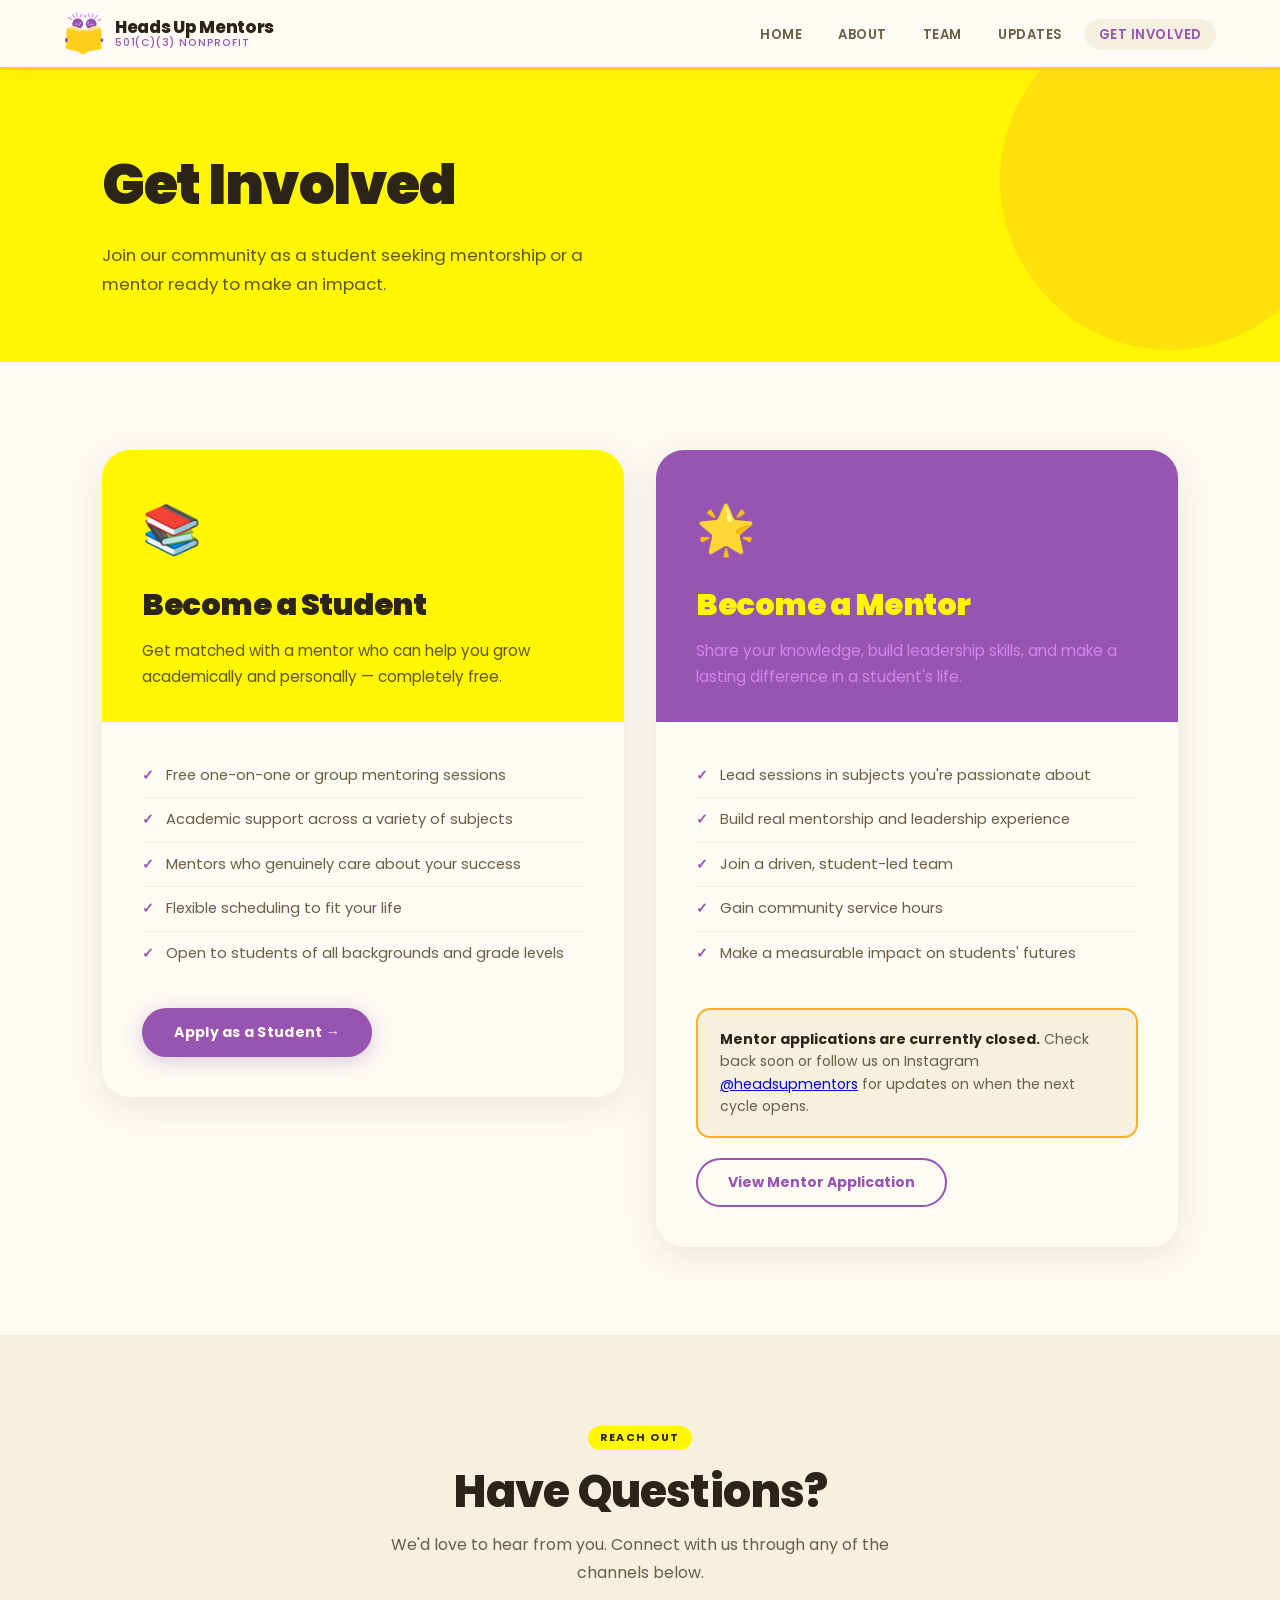
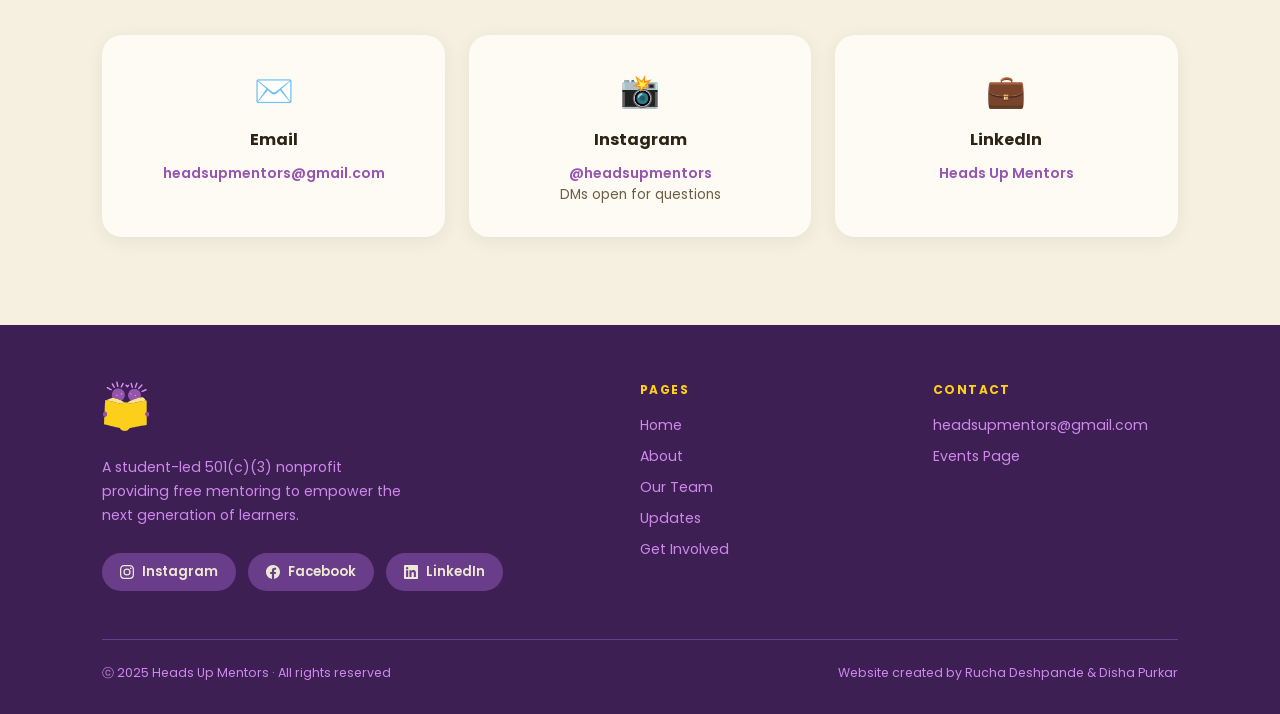
<file: get-involved.html>
<!DOCTYPE html>
<html lang="en">
<head>
  <meta charset="UTF-8" />
  <meta name="viewport" content="width=device-width, initial-scale=1.0" />
  <title>Get Involved — Heads Up Mentors</title>
  <link rel="icon" type="image/svg+xml" href="assets/logo.svg" />
  <link href="https://fonts.googleapis.com/css2?family=Poppins:wght@300;400;500;600;700;800;900&display=swap" rel="stylesheet" />
  <link rel="stylesheet" href="style.css" />
  <style>
    #options {
      background: var(--cream);
      display: grid;
      grid-template-columns: 1fr 1fr;
      gap: 32px; align-items: start;
    }

    .involve-card {
      border-radius: 28px;
      overflow: hidden;
      box-shadow: 0 8px 36px rgba(44,36,22,0.1);
      transition: transform 0.25s;
    }

    .involve-card:hover { transform: translateY(-5px); }

    .involve-card-header {
      padding: 44px 40px 32px;
    }

    .student-header { background: var(--yellow); }
    .mentor-header  { background: var(--purple); }

    .involve-card-header .card-icon {
      font-size: 3rem; margin-bottom: 16px; display: block;
    }

    .involve-card-header h2 {
      font-size: 1.9rem; font-weight: 900;
      letter-spacing: -0.5px; margin-bottom: 10px;
    }

    .student-header h2 { color: var(--text); }
    .mentor-header h2  { color: var(--yellow); }

    .involve-card-header p {
      font-size: 0.95rem; line-height: 1.7;
    }

    .student-header p { color: var(--text); opacity: 0.75; }
    .mentor-header p  { color: var(--lavender); }

    .involve-card-body {
      padding: 32px 40px 40px;
      background: var(--cream);
    }

    .involve-list {
      list-style: none; margin-bottom: 32px;
    }

    .involve-list li {
      display: flex; align-items: flex-start; gap: 12px;
      font-size: 0.92rem; color: var(--mid);
      line-height: 1.6; padding: 10px 0;
      border-bottom: 1px solid var(--cream2);
    }

    .involve-list li:last-child { border-bottom: none; }

    .involve-list li::before {
      content: '✓';
      font-weight: 800; font-size: 0.85rem;
      color: var(--purple);
      flex-shrink: 0; margin-top: 1px;
    }

    /* closed form notice */
    .closed-notice {
      background: var(--cream2);
      border: 2px solid var(--amber);
      border-radius: 14px;
      padding: 18px 22px;
      font-size: 0.88rem; color: var(--mid);
      line-height: 1.6; margin-bottom: 20px;
    }

    .closed-notice strong { color: var(--text); }

    /* contact section */
    #contact-section {
      background: var(--cream2);
      text-align: center;
    }

    .contact-grid {
      display: grid; grid-template-columns: repeat(3, 1fr);
      gap: 24px; margin-top: 48px;
    }

    .contact-card {
      background: var(--cream);
      border-radius: 20px; padding: 32px 24px;
      box-shadow: 0 4px 18px rgba(44,36,22,0.07);
    }

    .contact-card .icon { font-size: 2rem; margin-bottom: 12px; }
    .contact-card h3 { font-size: 1rem; font-weight: 700; margin-bottom: 8px; color: var(--text); }
    .contact-card a {
      font-size: 0.88rem; color: var(--purple); text-decoration: none; font-weight: 600;
    }
    .contact-card a:hover { text-decoration: underline; }
    .contact-card p { font-size: 0.85rem; color: var(--mid); }

    @media (max-width: 860px) {
      #options { grid-template-columns: 1fr; }
      .contact-grid { grid-template-columns: 1fr; }
    }
  </style>
</head>
<body class="page-body">
<div id="nav-placeholder"></div>

<div class="page-hero">
  <h1>Get Involved</h1>
  <p>Join our community as a student seeking mentorship or a mentor ready to make an impact.</p>
</div>

<section id="options">
  <!-- STUDENT CARD -->
  <div class="involve-card fade-up">
    <div class="involve-card-header student-header">
      <span class="card-icon">📚</span>
      <h2>Become a Student</h2>
      <p>Get matched with a mentor who can help you grow academically and personally — completely free.</p>
    </div>
    <div class="involve-card-body">
      <ul class="involve-list">
        <li>Free one-on-one or group mentoring sessions</li>
        <li>Academic support across a variety of subjects</li>
        <li>Mentors who genuinely care about your success</li>
        <li>Flexible scheduling to fit your life</li>
        <li>Open to students of all backgrounds and grade levels</li>
      </ul>
      <a class="btn-primary" href="https://headsupmentorsbecomeandbook.carrd.co/" target="_blank">Apply as a Student →</a>
    </div>
  </div>

  <!-- MENTOR CARD -->
  <div class="involve-card fade-up">
    <div class="involve-card-header mentor-header">
      <span class="card-icon">🌟</span>
      <h2>Become a Mentor</h2>
      <p>Share your knowledge, build leadership skills, and make a lasting difference in a student's life.</p>
    </div>
    <div class="involve-card-body">
      <ul class="involve-list">
        <li>Lead sessions in subjects you're passionate about</li>
        <li>Build real mentorship and leadership experience</li>
        <li>Join a driven, student-led team</li>
        <li>Gain community service hours</li>
        <li>Make a measurable impact on students' futures</li>
      </ul>
      <div class="closed-notice">
        <strong>Mentor applications are currently closed.</strong> Check back soon or follow us on Instagram <a href="https://www.instagram.com/headsupmentors/" target="_blank">@headsupmentors</a> for updates on when the next cycle opens.
      </div>
      <a class="btn-outline" href="https://docs.google.com/forms/d/e/1FAIpQLSffLb7aMItOHTRDKDBcqwzBM_-QmWz6o4QwSWR9rjCYWQHmKg/closedform" target="_blank">View Mentor Application</a>
    </div>
  </div>
</section>

<!-- CONTACT -->
<section id="contact-section">
  <span class="section-tag">Reach Out</span>
  <h2 class="section-title">Have Questions?</h2>
  <p class="section-sub" style="margin: 0 auto 0; text-align: center;">We'd love to hear from you. Connect with us through any of the channels below.</p>
  <div class="contact-grid">
    <div class="contact-card fade-up">
      <div class="icon">✉️</div>
      <h3>Email</h3>
      <a href="mailto:headsupmentors@gmail.com">headsupmentors@gmail.com</a>
    </div>
    <div class="contact-card fade-up">
      <div class="icon">📸</div>
      <h3>Instagram</h3>
      <a href="https://www.instagram.com/headsupmentors/" target="_blank">@headsupmentors</a>
      <p>DMs open for questions</p>
    </div>
    <div class="contact-card fade-up">
      <div class="icon">💼</div>
      <h3>LinkedIn</h3>
      <a href="https://www.linkedin.com/company/heads-up-mentors" target="_blank">Heads Up Mentors</a>
    </div>
  </div>
</section>

<div id="footer-placeholder"></div>
<script src="components.js"></script>
</body>
</html>
</file>
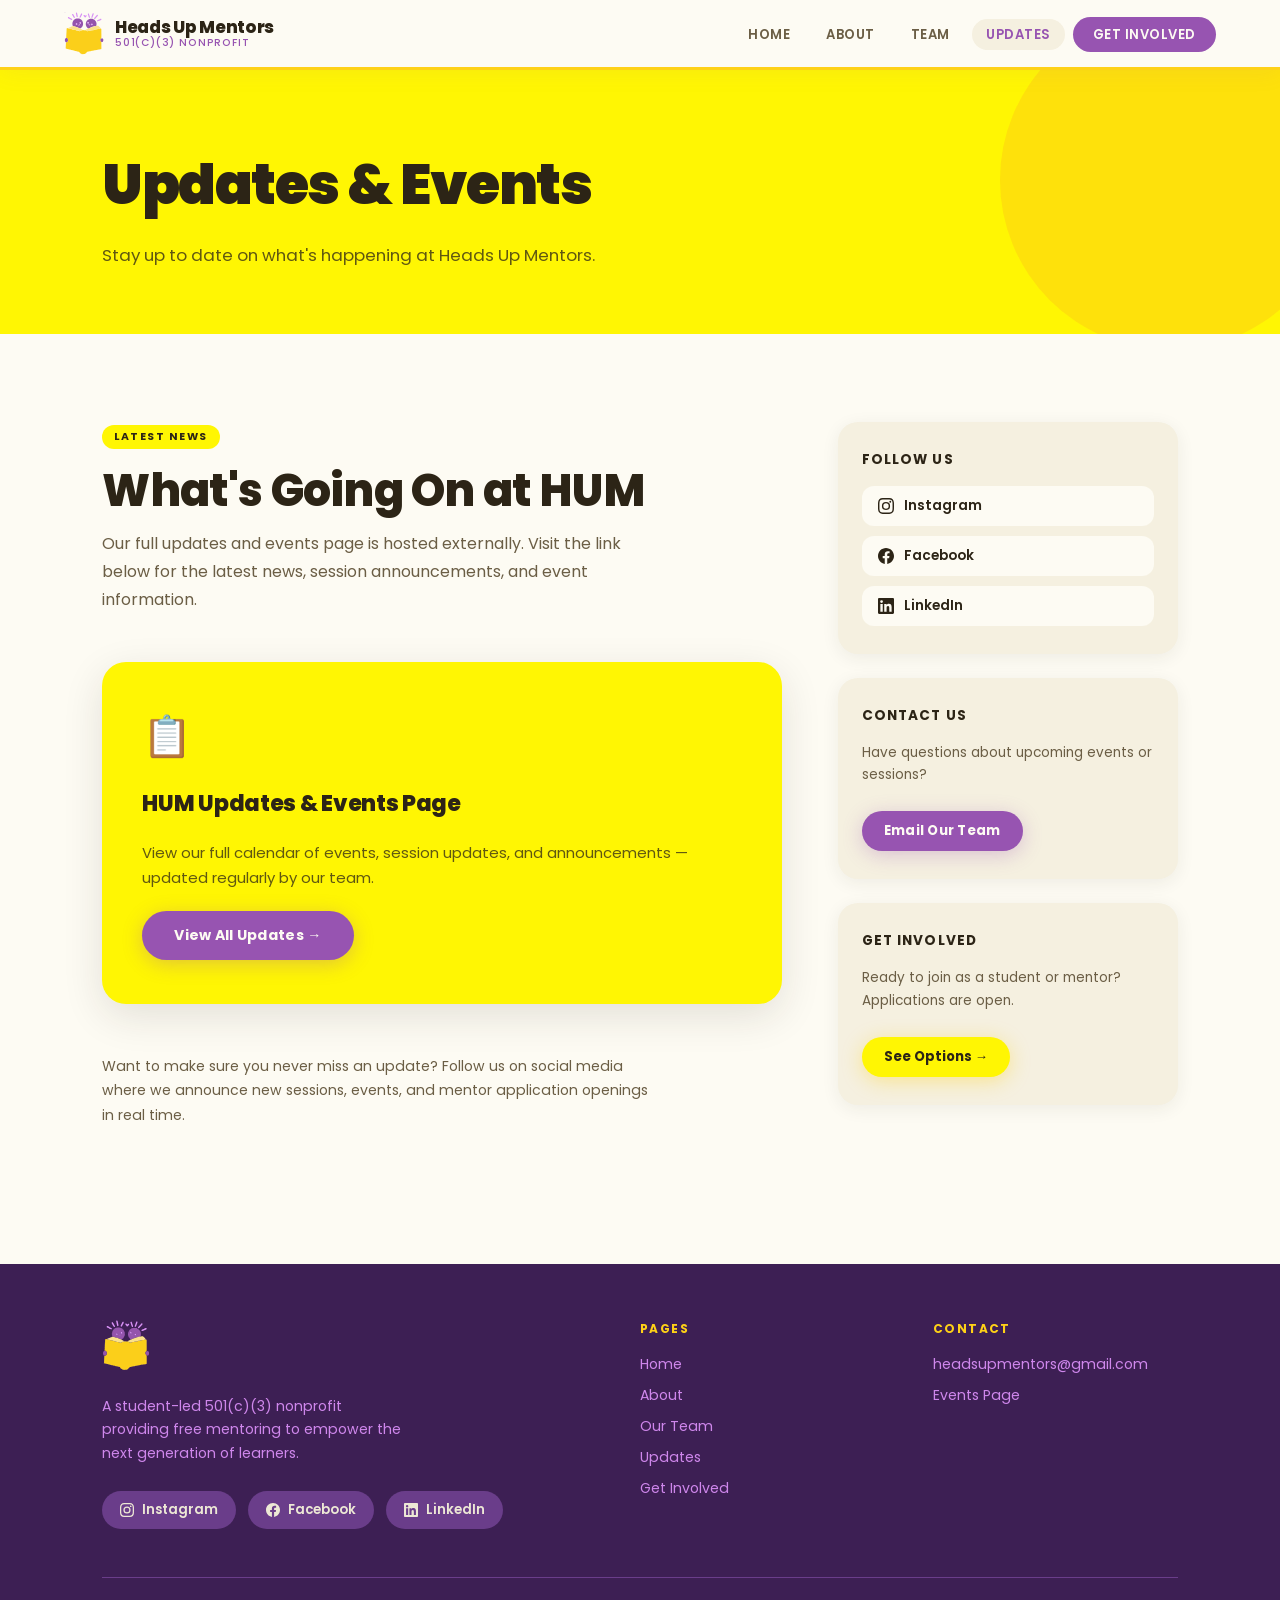
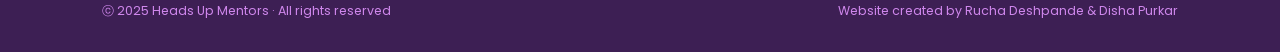
<file: updates.html>
<!DOCTYPE html>
<html lang="en">
<head>
  <meta charset="UTF-8" />
  <meta name="viewport" content="width=device-width, initial-scale=1.0" />
  <title>Updates — Heads Up Mentors</title>
  <link rel="icon" type="image/svg+xml" href="assets/logo.svg" />
  <link href="https://fonts.googleapis.com/css2?family=Poppins:wght@300;400;500;600;700;800;900&display=swap" rel="stylesheet" />
  <link rel="stylesheet" href="style.css" />
  <style>
    #updates-main {
      background: var(--cream);
      min-height: 50vh;
    }

    .updates-layout {
      display: grid;
      grid-template-columns: 2fr 1fr;
      gap: 56px; align-items: start;
    }

    /* External link card */
    .external-card {
      background: var(--yellow);
      border-radius: 24px;
      padding: 44px 40px;
      display: flex; flex-direction: column;
      align-items: flex-start; gap: 20px;
      box-shadow: 0 12px 40px rgba(44,36,22,0.12);
    }

    .external-card h3 {
      font-size: 1.4rem; font-weight: 800;
      color: var(--text); letter-spacing: -0.3px;
    }

    .external-card p {
      font-size: 0.93rem; color: var(--text);
      line-height: 1.7; opacity: 0.75;
    }

    /* Sidebar */
    .updates-sidebar {
      display: flex; flex-direction: column; gap: 24px;
    }

    .sidebar-card {
      background: var(--cream2);
      border-radius: 20px;
      padding: 28px 24px;
      box-shadow: 0 4px 18px rgba(44,36,22,0.07);
    }

    .sidebar-card h4 {
      font-size: 0.85rem; font-weight: 700;
      color: var(--text); margin-bottom: 16px;
      text-transform: uppercase; letter-spacing: 0.08em;
    }

    .sidebar-card .social-link {
      display: flex; align-items: center; gap: 10px;
      background: var(--cream);
      color: var(--text);
      text-decoration: none;
      padding: 10px 16px;
      border-radius: 12px;
      font-weight: 600; font-size: 0.85rem;
      margin-bottom: 10px;
      transition: background 0.2s;
    }

    .sidebar-card .social-link:last-child { margin-bottom: 0; }
    .sidebar-card .social-link:hover { background: var(--purple); color: var(--cream); }

    .sidebar-card p {
      font-size: 0.85rem; color: var(--mid); line-height: 1.65;
    }

    @media (max-width: 860px) {
      .updates-layout { grid-template-columns: 1fr; }
    }
  </style>
</head>
<body class="page-body">
<div id="nav-placeholder"></div>

<div class="page-hero">
  <h1>Updates & Events</h1>
  <p>Stay up to date on what's happening at Heads Up Mentors.</p>
</div>

<section id="updates-main">
  <div class="updates-layout">
    <div class="fade-up">
      <span class="section-tag">Latest News</span>
      <h2 class="section-title">What's Going On at HUM</h2>
      <p class="section-sub">Our full updates and events page is hosted externally. Visit the link below for the latest news, session announcements, and event information.</p>

      <div class="external-card">
        <span style="font-size: 2.5rem;">📋</span>
        <h3>HUM Updates & Events Page</h3>
        <p>View our full calendar of events, session updates, and announcements — updated regularly by our team.</p>
        <a class="btn-primary" href="https://headsupmentorsupdatesandevents.carrd.co/" target="_blank">View All Updates →</a>
      </div>

      <br/><br/>

      <p class="section-sub" style="font-size: 0.88rem;">Want to make sure you never miss an update? Follow us on social media where we announce new sessions, events, and mentor application openings in real time.</p>
    </div>

    <div class="updates-sidebar fade-up">
      <div class="sidebar-card">
        <h4>Follow Us</h4>
        <a class="social-link" href="https://www.instagram.com/headsupmentors/" target="_blank">
          <svg width="16" height="16" fill="currentColor" viewBox="0 0 24 24"><path d="M12 2.163c3.204 0 3.584.012 4.85.07 3.252.148 4.771 1.691 4.919 4.919.058 1.265.069 1.645.069 4.849 0 3.205-.012 3.584-.069 4.849-.149 3.225-1.664 4.771-4.919 4.919-1.266.058-1.644.07-4.85.07-3.204 0-3.584-.012-4.849-.07-3.26-.149-4.771-1.699-4.919-4.92-.058-1.265-.07-1.644-.07-4.849 0-3.204.013-3.583.07-4.849.149-3.227 1.664-4.771 4.919-4.919 1.266-.057 1.645-.069 4.849-.069zM12 0C8.741 0 8.333.014 7.053.072 2.695.272.273 2.69.073 7.052.014 8.333 0 8.741 0 12c0 3.259.014 3.668.072 4.948.2 4.358 2.618 6.78 6.98 6.98C8.333 23.986 8.741 24 12 24c3.259 0 3.668-.014 4.948-.072 4.354-.2 6.782-2.618 6.979-6.98.059-1.28.073-1.689.073-4.948 0-3.259-.014-3.667-.072-4.947-.196-4.354-2.617-6.78-6.979-6.98C15.668.014 15.259 0 12 0zm0 5.838a6.162 6.162 0 100 12.324 6.162 6.162 0 000-12.324zM12 16a4 4 0 110-8 4 4 0 010 8zm6.406-11.845a1.44 1.44 0 100 2.881 1.44 1.44 0 000-2.881z"/></svg>
          Instagram
        </a>
        <a class="social-link" href="https://www.facebook.com/headsupmentors.hum/" target="_blank">
          <svg width="16" height="16" fill="currentColor" viewBox="0 0 24 24"><path d="M24 12.073c0-6.627-5.373-12-12-12s-12 5.373-12 12c0 5.99 4.388 10.954 10.125 11.854v-8.385H7.078v-3.47h3.047V9.43c0-3.007 1.792-4.669 4.533-4.669 1.312 0 2.686.235 2.686.235v2.953H15.83c-1.491 0-1.956.925-1.956 1.874v2.25h3.328l-.532 3.47h-2.796v8.385C19.612 23.027 24 18.062 24 12.073z"/></svg>
          Facebook
        </a>
        <a class="social-link" href="https://www.linkedin.com/company/heads-up-mentors" target="_blank">
          <svg width="16" height="16" fill="currentColor" viewBox="0 0 24 24"><path d="M20.447 20.452h-3.554v-5.569c0-1.328-.027-3.037-1.852-3.037-1.853 0-2.136 1.445-2.136 2.939v5.667H9.351V9h3.414v1.561h.046c.477-.9 1.637-1.85 3.37-1.85 3.601 0 4.267 2.37 4.267 5.455v6.286zM5.337 7.433a2.062 2.062 0 01-2.063-2.065 2.064 2.064 0 112.063 2.065zm1.782 13.019H3.555V9h3.564v11.452zM22.225 0H1.771C.792 0 0 .774 0 1.729v20.542C0 23.227.792 24 1.771 24h20.451C23.2 24 24 23.227 24 22.271V1.729C24 .774 23.2 0 22.222 0h.003z"/></svg>
          LinkedIn
        </a>
      </div>

      <div class="sidebar-card">
        <h4>Contact Us</h4>
        <p>Have questions about upcoming events or sessions?</p>
        <br/>
        <a class="btn-primary" href="mailto:headsupmentors@gmail.com" style="font-size:0.82rem; padding: 10px 22px;">Email Our Team</a>
      </div>

      <div class="sidebar-card">
        <h4>Get Involved</h4>
        <p>Ready to join as a student or mentor? Applications are open.</p>
        <br/>
        <a class="btn-yellow" href="get-involved.html" style="font-size:0.82rem; padding: 10px 22px;">See Options →</a>
      </div>
    </div>
  </div>
</section>

<div id="footer-placeholder"></div>
<script src="components.js"></script>
</body>
</html>
</file>
<file: style.css>
/* â”€â”€ RESET & ROOT â”€â”€ */
*, *::before, *::after { box-sizing: border-box; margin: 0; padding: 0; }

:root {
  --yellow:   #FFF603;
  --gold:     #FED117;
  --amber:    #FAB11F;
  --purple:   #9754B1;
  --lavender: #CF87EC;
  --cream:    #FDFBF3;
  --cream2:   #F5F0E0;
  --warm:     #EDE8D5;
  --text:     #2C2416;
  --mid:      #6B5E45;
  --light-mid:#9B8E7A;
}

html { scroll-behavior: smooth; }

body {
  font-family: 'Poppins', sans-serif;
  background: var(--cream);
  color: var(--text);
  overflow-x: hidden;
}

/* â”€â”€ NAV â”€â”€ */
nav {
  position: fixed; top: 0; left: 0; right: 0;
  z-index: 100;
  display: flex; align-items: center; justify-content: space-between;
  padding: 0 5%;
  height: 70px;
  background: var(--cream);
  border-bottom: 3px solid var(--gold);
  box-shadow: 0 2px 24px rgba(151,84,177,0.08);
}

.nav-logo {
  display: flex; align-items: center; gap: 10px;
  text-decoration: none;
}

.nav-logo img {
  height: 44px; width: auto;
}

.nav-logo-text {
  font-weight: 800; font-size: 1.05rem;
  color: var(--text); letter-spacing: -0.3px;
  line-height: 1.2;
}

.nav-logo-text span {
  display: block;
  font-size: 0.65rem; font-weight: 500;
  color: var(--purple); letter-spacing: 0.08em;
  text-transform: uppercase;
}

.nav-links {
  display: flex; gap: 8px; list-style: none; align-items: center;
}

.nav-links a {
  text-decoration: none;
  font-weight: 600; font-size: 0.82rem;
  color: var(--mid);
  letter-spacing: 0.04em;
  text-transform: uppercase;
  padding: 6px 14px;
  border-radius: 50px;
  transition: color 0.2s, background 0.2s;
}

.nav-links a:hover { color: var(--purple); background: var(--cream2); }
.nav-links a.active { color: var(--purple); background: var(--cream2); }

.nav-cta {
  background: var(--purple) !important;
  color: var(--cream) !important;
  padding: 8px 20px !important;
}

.nav-cta:hover { background: var(--amber) !important; color: var(--text) !important; }

/* hamburger */
.nav-hamburger {
  display: none; flex-direction: column; gap: 5px; cursor: pointer;
  background: none; border: none; padding: 4px;
}

.nav-hamburger span {
  display: block; width: 24px; height: 2px;
  background: var(--text); border-radius: 2px;
  transition: transform 0.3s, opacity 0.3s;
}

/* mobile menu */
.mobile-menu {
  display: none;
  position: fixed; top: 70px; left: 0; right: 0;
  background: var(--cream);
  border-bottom: 2px solid var(--gold);
  padding: 20px 5%;
  flex-direction: column; gap: 4px;
  z-index: 99;
  box-shadow: 0 8px 32px rgba(0,0,0,0.1);
}

.mobile-menu.open { display: flex; }
.mobile-menu a {
  text-decoration: none; font-weight: 600; font-size: 0.95rem;
  color: var(--text); padding: 12px 16px; border-radius: 10px;
  transition: background 0.2s;
}
.mobile-menu a:hover { background: var(--cream2); }
.mobile-menu a.mobile-cta {
  background: var(--purple); color: var(--cream);
  text-align: center; margin-top: 8px;
}

/* â”€â”€ PAGE WRAPPER â”€â”€ */
.page-body { padding-top: 70px; }

/* â”€â”€ SECTIONS â”€â”€ */
section { padding: 88px 8%; }

.section-tag {
  display: inline-block;
  background: var(--yellow);
  color: var(--text);
  font-size: 0.67rem; font-weight: 700;
  letter-spacing: 0.14em; text-transform: uppercase;
  padding: 4px 12px; border-radius: 50px;
  margin-bottom: 16px;
}

.section-title {
  font-size: clamp(1.9rem, 3.5vw, 2.8rem);
  font-weight: 800;
  letter-spacing: -0.8px;
  line-height: 1.15;
  margin-bottom: 14px;
  color: var(--text);
}

.section-sub {
  font-size: 1rem;
  color: var(--mid);
  line-height: 1.75;
  max-width: 560px;
  margin-bottom: 48px;
}

/* â”€â”€ BUTTONS â”€â”€ */
.btn-primary {
  background: var(--purple);
  color: var(--cream);
  padding: 14px 32px;
  border-radius: 50px;
  font-weight: 700; font-size: 0.88rem;
  text-decoration: none;
  letter-spacing: 0.02em;
  display: inline-block;
  transition: transform 0.2s, box-shadow 0.2s;
  box-shadow: 0 4px 20px rgba(151,84,177,0.3);
}

.btn-primary:hover { transform: translateY(-2px); box-shadow: 0 8px 28px rgba(151,84,177,0.4); }

.btn-yellow {
  background: var(--yellow);
  color: var(--text);
  padding: 14px 32px;
  border-radius: 50px;
  font-weight: 700; font-size: 0.88rem;
  text-decoration: none;
  display: inline-block;
  transition: transform 0.2s;
  box-shadow: 0 4px 20px rgba(254,209,23,0.4);
}

.btn-yellow:hover { transform: translateY(-2px); }

.btn-outline {
  border: 2px solid var(--purple);
  color: var(--purple);
  padding: 12px 30px;
  border-radius: 50px;
  font-weight: 700; font-size: 0.88rem;
  text-decoration: none;
  display: inline-block;
  transition: background 0.2s, color 0.2s;
}

.btn-outline:hover { background: var(--purple); color: var(--cream); }

/* â”€â”€ ANIMATIONS â”€â”€ */
.fade-up {
  opacity: 0; transform: translateY(28px);
  transition: opacity 0.6s ease, transform 0.6s ease;
}
.fade-up.visible { opacity: 1; transform: translateY(0); }

/* â”€â”€ FOOTER â”€â”€ */
footer {
  background: #3d1f54;
  padding: 56px 8% 32px;
}

.footer-grid {
  display: grid;
  grid-template-columns: 2fr 1fr 1fr;
  gap: 48px;
  margin-bottom: 48px;
}

.footer-brand img { height: 52px; margin-bottom: 16px; }
.footer-brand p {
  font-size: 0.88rem; color: var(--lavender); line-height: 1.7;
  max-width: 300px;
}

.footer-col h4 {
  font-size: 0.75rem; font-weight: 700;
  letter-spacing: 0.12em; text-transform: uppercase;
  color: var(--gold); margin-bottom: 16px;
}

.footer-col a {
  display: block;
  font-size: 0.88rem; color: var(--lavender);
  text-decoration: none; margin-bottom: 10px;
  transition: color 0.2s;
}

.footer-col a:hover { color: var(--yellow); }

.footer-bottom {
  border-top: 1px solid #6a3d8a;
  padding-top: 24px;
  display: flex; justify-content: space-between; align-items: center;
  flex-wrap: wrap; gap: 12px;
  font-size: 0.78rem; color: var(--lavender);
}

.footer-bottom a { color: var(--gold); text-decoration: none; }

/* â”€â”€ SOCIALS â”€â”€ */
.social-row {
  display: flex; gap: 12px; flex-wrap: wrap;
}

.social-link {
  display: flex; align-items: center; gap: 8px;
  background: #6a3d8a;
  color: var(--warm);
  text-decoration: none;
  padding: 9px 18px;
  border-radius: 50px;
  font-weight: 600; font-size: 0.82rem;
  transition: background 0.2s, color 0.2s;
}

.social-link:hover { background: var(--purple); color: var(--cream); }

/* â”€â”€ PAGE HERO BANNER â”€â”€ */
.page-hero {
  background: var(--yellow);
  padding: 72px 8% 64px;
  position: relative; overflow: hidden;
}

.page-hero::after {
  content: '';
  position: absolute; right: -60px; top: -60px;
  width: 340px; height: 340px;
  border-radius: 50%; background: var(--amber); opacity: 0.3;
  pointer-events: none;
}

.page-hero h1 {
  font-size: clamp(2.2rem, 5vw, 3.5rem);
  font-weight: 900; letter-spacing: -1.5px;
  color: var(--text); position: relative; z-index: 1;
}

.page-hero p {
  font-size: 1.05rem; color: var(--text);
  opacity: 0.75; max-width: 520px;
  margin-top: 14px; line-height: 1.7;
  position: relative; z-index: 1;
}

/* â”€â”€ RESPONSIVE â”€â”€ */
@media (max-width: 860px) {
  .nav-links { display: none; }
  .nav-hamburger { display: flex; }
  .footer-grid { grid-template-columns: 1fr; gap: 32px; }
  section { padding: 64px 6%; }
}
</file>
